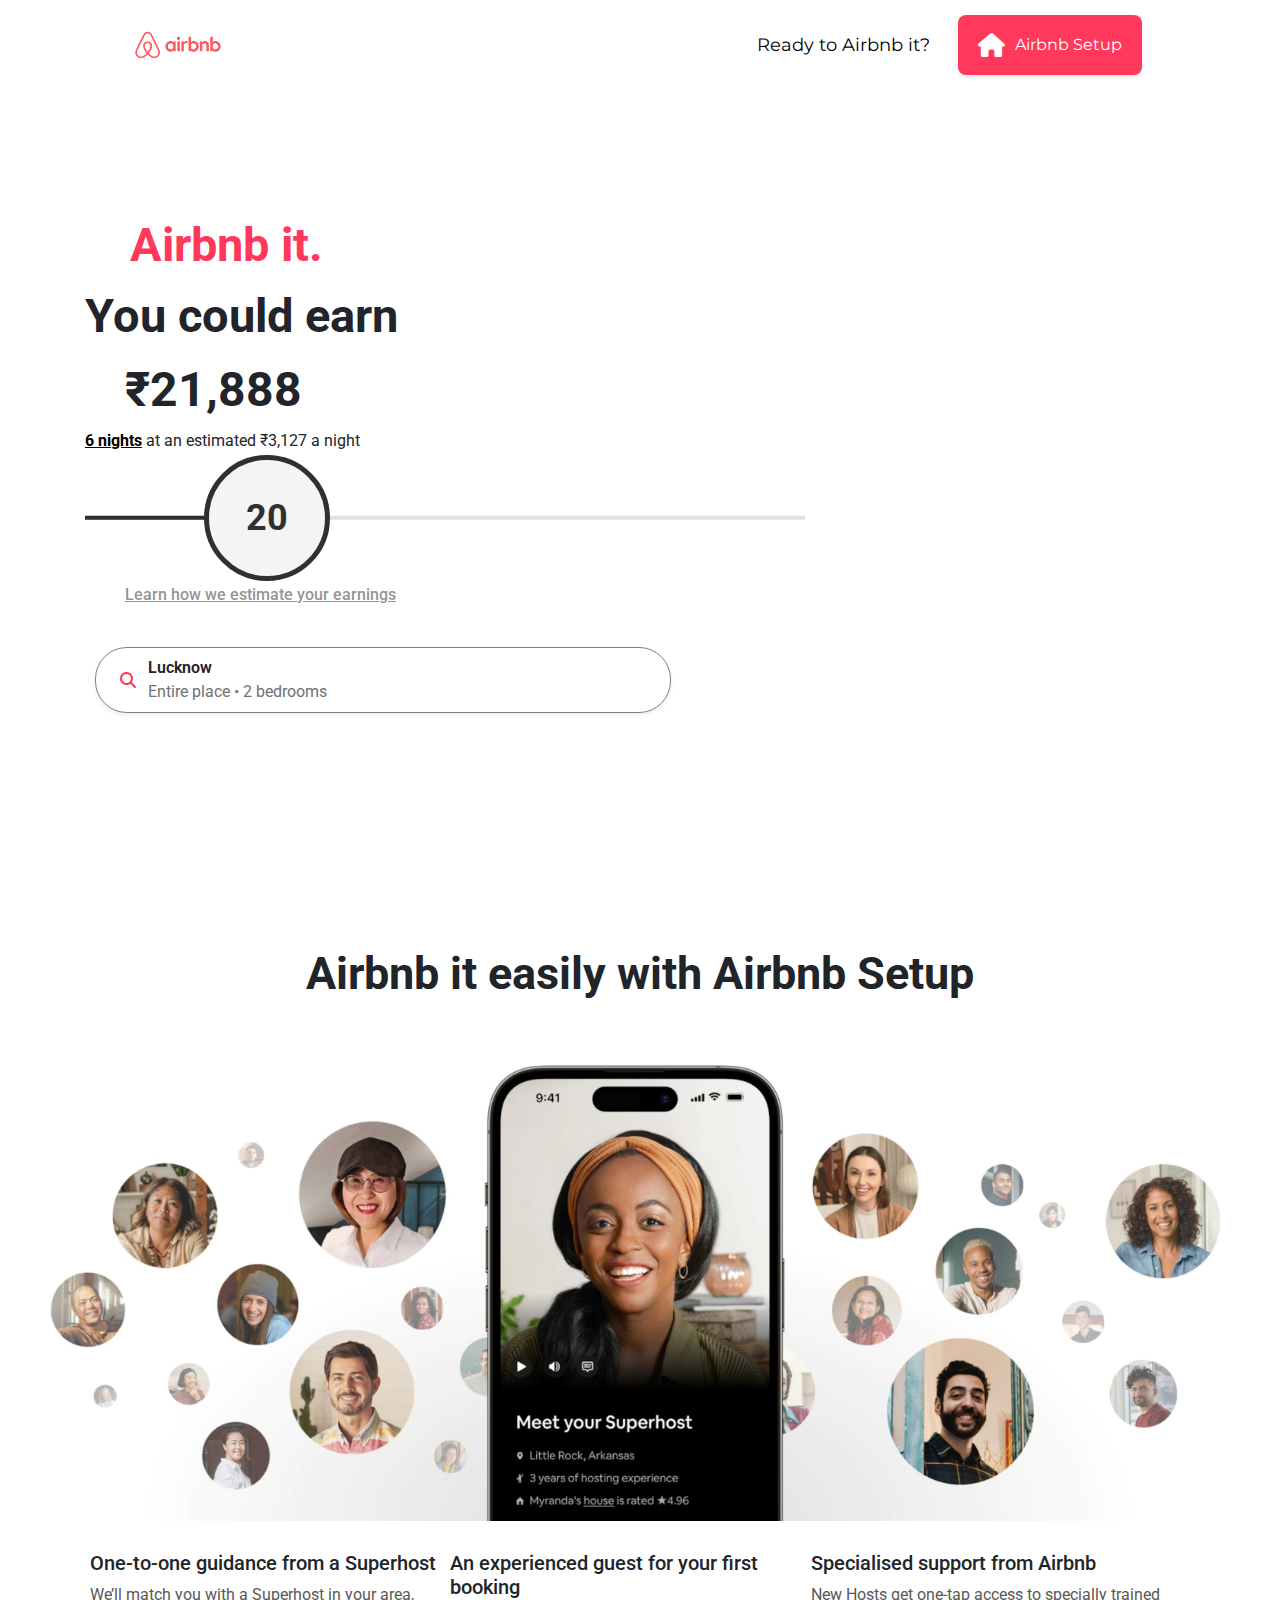
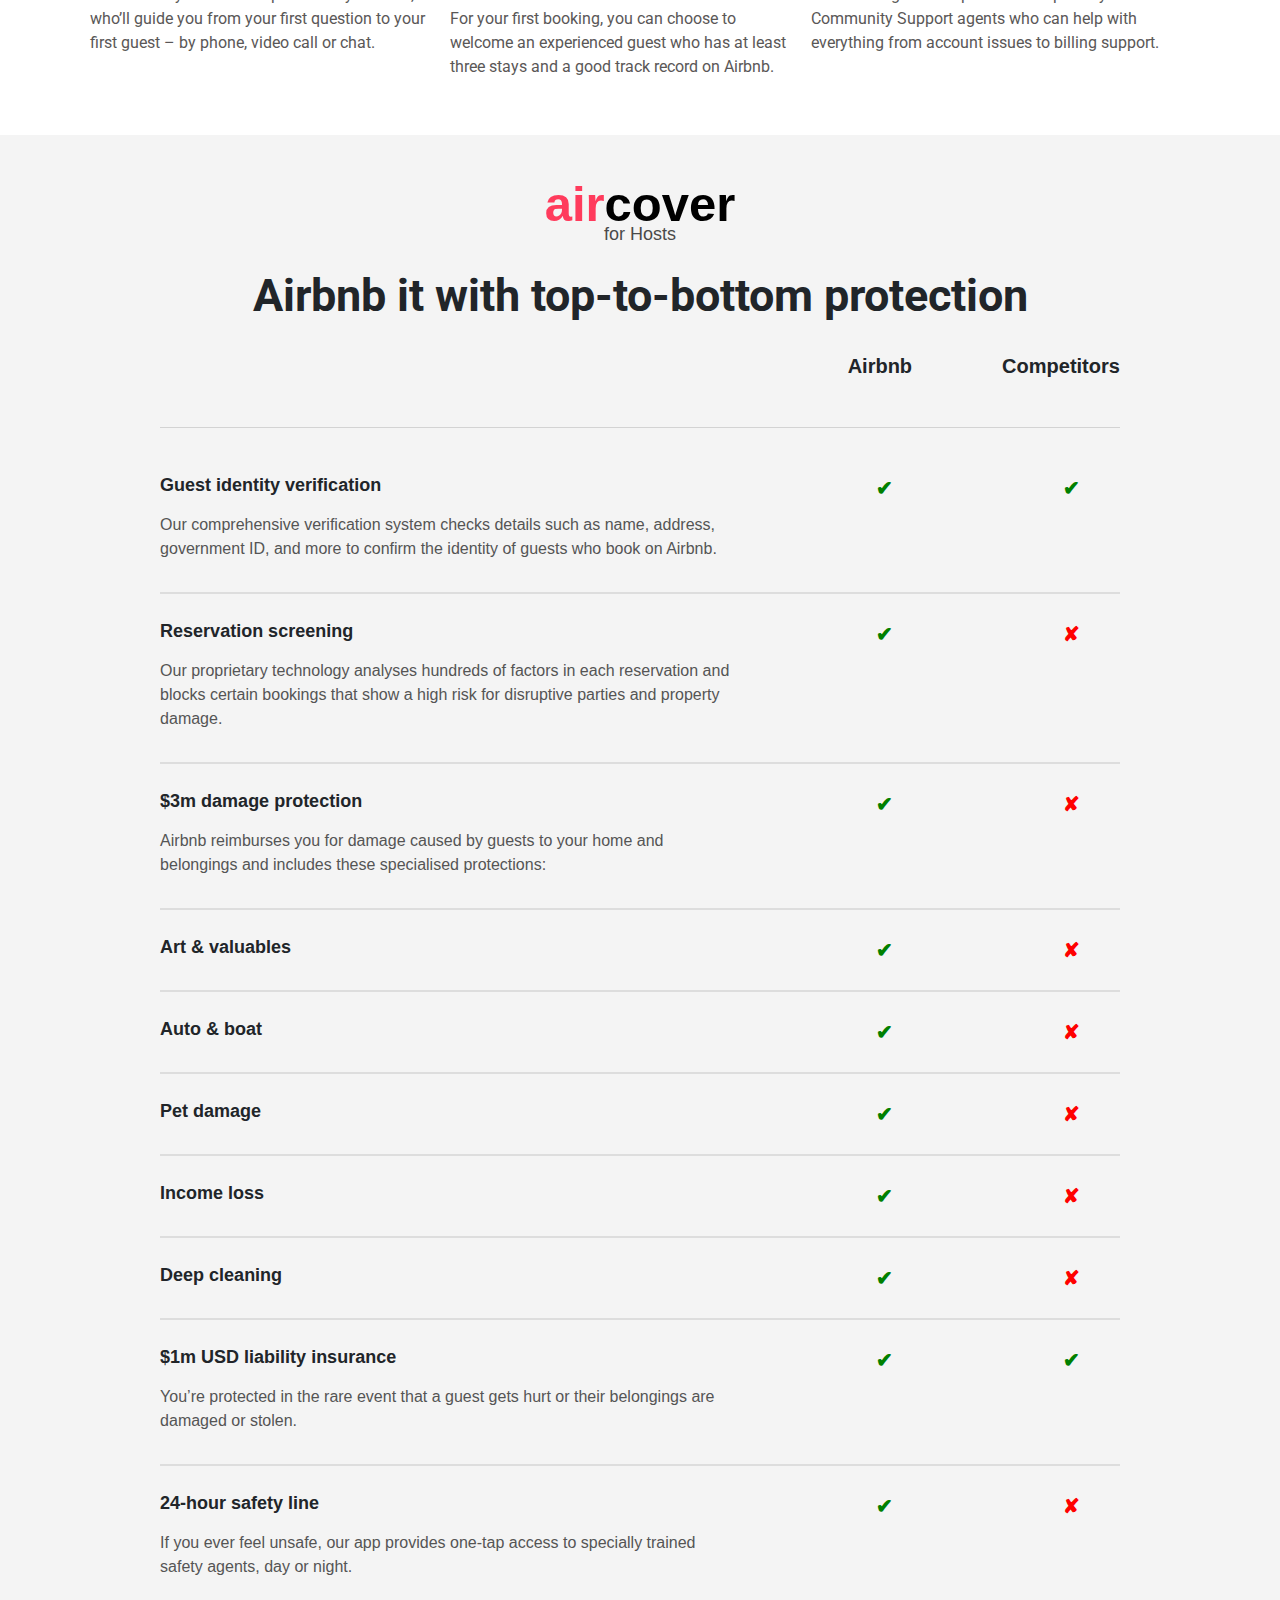
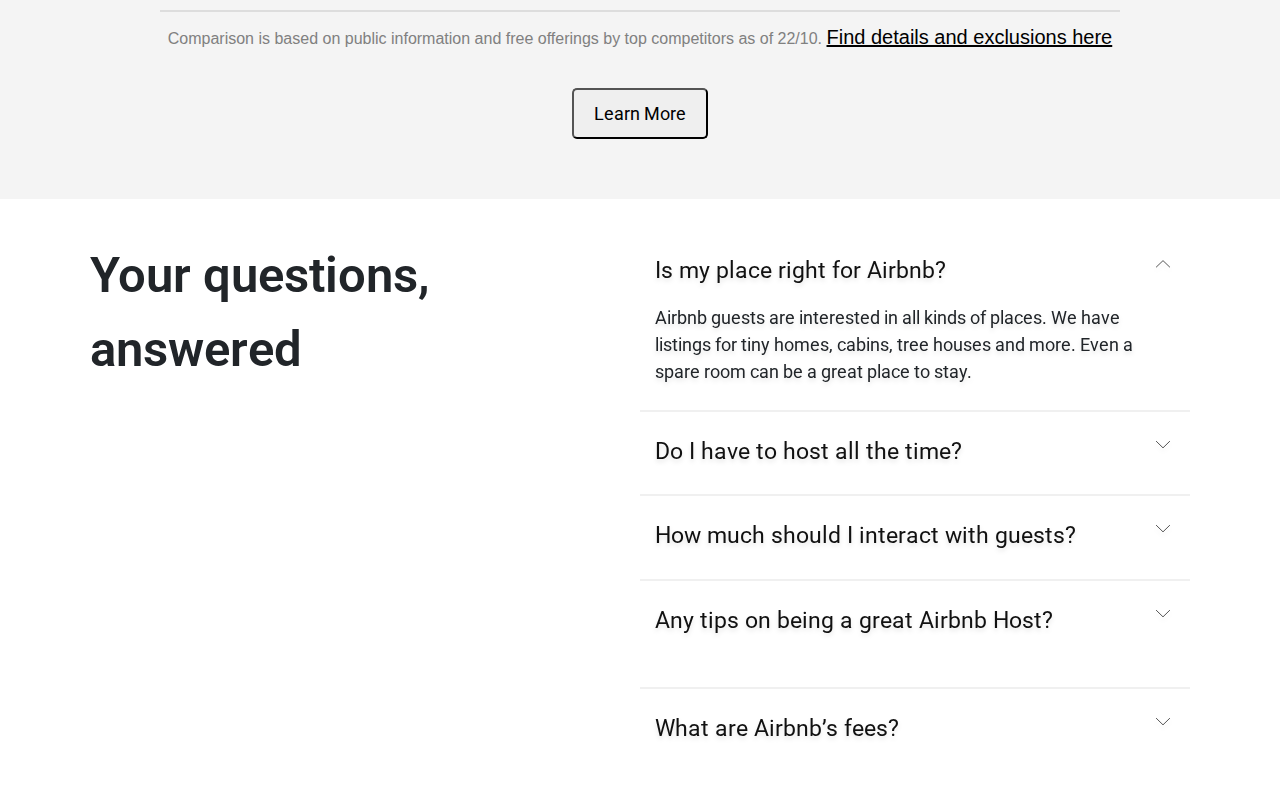
<file: Host.html>
<!DOCTYPE html>
<html lang="en">

<head>
    <meta charset="UTF-8" />
    <meta name="viewport" content="width=device-width, initial-scale=1.0" />
    <meta http-equiv="X-UA-Compatible" content="ie=edge" />
    <link href="https://fonts.googleapis.com/css2?family=Montserrat:wght@500&display=swap" rel="stylesheet" />
    <link rel="stylesheet" href="https://cdnjs.cloudflare.com/ajax/libs/font-awesome/6.7.2/css/all.min.css"
        integrity="sha512-Evv84Mr4kqVGRNSgIGL/F/aIDqQb7xQ2vcrdIwxfjThSH8CSR7PBEakCr51Ck+w+/U6swU2Im1vVX0SVk9ABhg=="
        crossorigin="anonymous" referrerpolicy="no-referrer" />
    <link href="https://cdn.jsdelivr.net/npm/bootstrap@5.3.0/dist/css/bootstrap.min.css" rel="stylesheet" />
    <script src="https://cdn.jsdelivr.net/npm/bootstrap@5.3.0/dist/js/bootstrap.bundle.min.js"></script>
    <!-- Bootstrap CSS -->
    <link rel="stylesheet" href="https://cdn.jsdelivr.net/npm/bootstrap@4.3.1/dist/css/bootstrap.min.css"
        integrity="sha384-ggOyR0iXCbMQv3Xipma34MD+dH/1fQ784/j6cY/iJTQUOhcWr7x9JvoRxT2MZw1T" crossorigin="anonymous" />

    <link rel="stylesheet" href="https://fonts.googleapis.com/css2?family=Material+Symbols+Outlined" />
    <title>Document</title>
    <link rel="stylesheet" href="Host.css" />
</head>

<body>
    <header>
        <div class="logo">
            <img src="images/airbnb-logo.png" width="100px" height="auto" />
        </div>
        <p class="ready-to-airbnb">Ready to Airbnb it?</p>
        <div class="right-side-nav">
            <i class="fa-solid fa-house"></i>
            <p class="signup-btn">Airbnb Setup</p>
        </div>
    </header>

    <!-- left and right section -->
    <div class="container">
        <div class="left-side">
            <span class="name-airbnb">Airbnb it.</span>
            <br />
            <span class="earn-line">You could earn</span>
            <!-- rupee section -->
            <h4 class="rupee-name">₹21,888</h4>
            <span class="night-number">6 nights</span><span> </span><span class="second-span-night">at an estimated
                ₹3,127 a night</span>
            <div class="container-range">
                <div class="range-slider">
                    <div id="slider_thumb" class="range-slider_thumb"></div>
                    <div class="range-slider_line">
                        <div id="slider_line" class="range-slider_line-fill"></div>
                    </div>
                    <input id="slider_input" class="range-slider_input" type="range" value="20" min="0" max="100" />
                </div>
            </div>
            <p class="esitimate-earning-text">
                Learn how we estimate your earnings
            </p>
            <div class="search-button">
                <div class="search-icon">
                    <i class="fa-solid fa-magnifying-glass"></i>
                </div>
                <div class="search-content">
                    <div class="location">Lucknow</div>
                    <div class="details">Entire place • 2 bedrooms</div>
                </div>
            </div>
        </div>
        <!-- right side map -->
        <!-- map -->
        <div id="map-view">
            <iframe
                src="https://www.google.com/maps/embed?pb=!1m18!1m12!1m3!1d126743.70230774623!2d72.7410992!3d19.0825226!2m3!1f0!2f0!3f0!3m2!1i1024!2i768!4f13.1!3m3!1m2!1s0x3be7b63d26b5b9eb%3A0xc9d2a2c0f79c982d!2sMumbai%2C%20Maharashtra!5e0!3m2!1sen!2sin!4v1611234567890!5m2!1sen!2sin"
                width="100%" height="450" style="border: 0" allowfullscreen="" loading="lazy">
            </iframe>
        </div>
    </div>

    <!-- third sections -->
    <div class="third-section-container">
        <div class="third-first-heading">
            <h3>Airbnb it easily with Airbnb Setup</h3>
        </div>
        <!-- images -->
        <div class="third-section-image">
            <div class="third-section-image">
                <img src="images/third-section-image.png" alt="Host 1" />
            </div>
        </div>
    </div>

    <!-- fourthe section content -->
    <div class="fourth-section">
        <div class="guidence-section">
            <h5>One-to-one guidance from a Superhost</h5>
            <p>
                We’ll match you with a Superhost in your area, who’ll guide you from
                your first question to your first guest – by phone, video call or
                chat.
            </p>
        </div>
        <div class="guest-section">
            <h5>An experienced guest for your first booking</h5>
            <p>
                For your first booking, you can choose to welcome an experienced guest
                who has at least three stays and a good track record on Airbnb.
            </p>
        </div>
        <div class="support-section">
            <h5>Specialised support from Airbnb</h5>
            <p>
                New Hosts get one-tap access to specially trained Community Support
                agents who can help with everything from account issues to billing
                support.
            </p>
        </div>
    </div>

    <!-- fifth section  -->
    <div class="fifth-section">
        <div class="aircover-section">
            <h1 class="heading-aircover">
                <span class="air-name">air<span style="color: black;">cover</span>
                    <p class="for-hosts">for Hosts</p>
            </h1>
        </div>
        <div class="airbnb-protection">
            <h2>Airbnb it with top‑to‑bottom protection</h2>
        </div>
        <div class="all-information">
            <div class="comparison-table">
                <div class="header">
                    <p class="highlight">Airbnb</p>
                    <p>Competitors</p>
                </div>
                <hr style="width: 80%; margin: 20px 0px;color: black; background: gray;" />

                <div class="feature">
                    <div class="text-check">
                        <p class="feature-title">Guest identity verification</p>
                        <div class="checkmark-row">
                            <span class="checkmark">✔</span>
                            <span class="checkmark">✔</span>
                        </div>
                    </div>
                    <p class="description">
                        Our comprehensive verification system checks details such as name, address, government ID,
                        and more to
                        confirm the identity of guests who book on Airbnb.
                    </p>

                </div>
                <div class="feature">
                    <div class="text-check">
                        <p class="feature-title">Reservation screening
                        </p>
                        <div class="checkmark-row">
                            <span class="checkmark">✔</span>
                            <span class="crossmark">✘</span>
                        </div>
                    </div>
                    <p class="description">
                        Our proprietary technology analyses hundreds of factors in each reservation and blocks certain
                        bookings that show a high risk for disruptive parties and property damage.
                    </p>

                </div>

                <div class="feature">
                    <div class="text-check">
                        <p class="feature-title">$3m damage protection</p>
                        <div class="checkmark-row">
                            <span class="checkmark">✔</span>
                            <span class="crossmark">✘</span>
                        </div>
                    </div>
                    <p class="description">
                        Airbnb reimburses you for damage caused by guests to your home and belongings and includes these
                        specialised protections:
                    </p>

                </div>
                <div class="feature">
                    <div class="text-check">
                        <p class="feature-title">Art & valuables</p>
                        <div class="checkmark-row">
                            <span class="checkmark">✔</span>
                            <span class="crossmark">✘</span>
                        </div>
                    </div>

                </div>
                <div class="feature">
                    <div class="text-check">
                        <p class="feature-title">Auto & boat
                        </p>
                        <div class="checkmark-row">
                            <span class="checkmark">✔</span>
                            <span class="crossmark">✘</span>
                        </div>
                    </div>

                </div>
                <div class="feature">
                    <div class="text-check">
                        <p class="feature-title">Pet damage
                        </p>
                        <div class="checkmark-row">
                            <span class="checkmark">✔</span>
                            <span class="crossmark">✘</span>
                        </div>
                    </div>

                </div>
                <div class="feature">
                    <div class="text-check">
                        <p class="feature-title">Income loss

                        </p>
                        <div class="checkmark-row">
                            <span class="checkmark">✔</span>
                            <span class="crossmark">✘</span>
                        </div>
                    </div>

                </div>
                <div class="feature">
                    <div class="text-check">
                        <p class="feature-title">Deep cleaning

                        </p>
                        <div class="checkmark-row">
                            <span class="checkmark">✔</span>
                            <span class="crossmark">✘</span>
                        </div>
                    </div>

                </div>
                <div class="feature">
                    <div class="text-check">
                        <p class="feature-title">$1m USD liability insurance

                        </p>
                        <div class="checkmark-row">
                            <span class="checkmark">✔</span>
                            <span class="checkmark">✔</span>
                        </div>
                    </div>
                    <p class="description">
                        You’re protected in the rare event that a guest gets hurt or their belongings are damaged or
                        stolen.
                    </p>


                </div>
                <div class="feature">
                    <div class="text-check">
                        <p class="feature-title">24-hour safety line

                        </p>
                        <div class="checkmark-row">
                            <span class="checkmark">✔</span>
                            <span class="crossmark">✘</span>
                        </div>
                    </div>
                    <p class="description">
                        If you ever feel unsafe, our app provides one-tap access to specially trained safety agents, day
                        or night.
                    </p>


                </div>
                <div class="competitors-last-line">
                    <p style="color: gray;">Comparison is based on public information and free offerings by top
                        competitors as of 22/10. <Span
                            style="text-decoration: underline; font: 400;font-size: 20px;color: black;">Find details and
                            exclusions here</Span></p>
                </div>
            </div>

            <div class="learn-more">
                <button>Learn More</button>
            </div>
        </div>



    </div>


    <!-- sixth section -->
    <div class="sixth-section">
        <div class="sixth-section-left">
            <p>Your questions,<br>
                answered</p>
        </div>
        <!-- sixth right -->
        <div class="sixth-right">
            <div class="app-accordion" id="accordian1id" app-accordian>
                <div class="app-collapse" app-collapse>
                  <button class="collapse-header-button" aria-expanded="true" class="collapse-trigger" aria-controls="sect1" id="collapse1id" indipendente="false" app-collapse-header-btn>
                    <span class="collapse-title">
                        Is my place right for Airbnb?
                      <svg xmlns="http://www.w3.org/2000/svg" fill="none" viewBox="0 0 156 82" class="collapse-icon">
                        <path class="icon-path-line" />
                      </svg>
                    </span>
                  </button>
                  <div id="sect1" role="region" aria-labelledby="collapse1id" class="collapse-panel app-collapse-expanded">
                    <div class="collapse-panel-inner-wrapper content-text">
                        Airbnb guests are interested in all kinds of places. We have listings for tiny homes, cabins, tree houses and more. Even a spare room can be a great place to stay.
                    </div>
                  </div>
                </div>
                <hr class="dropdown-divider" style="border: 1px solid rgba(128, 128, 128, 0.116);" />
                <div class="app-collapse" app-collapse>
                  <button class="collapse-header-button" aria-expanded="false" class="collapse-trigger" aria-controls="sect2" id="collapse2id" indipendente="false" app-collapse-header-btn>
                    <span class="collapse-title">
                        Do I have to host all the time?

                      <svg xmlns="http://www.w3.org/2000/svg" fill="none" viewBox="0 0 156 82" class="collapse-icon">
                        <path class="icon-path-line" />
                      </svg>
                    </span>
                  </button>
                  <div id="sect2" role="region" aria-labelledby="collapse2id" class="collapse-panel">
                    <div class="collapse-panel-inner-wrapper content-text">
                        Not at all – you control your calendar. You can host once a year, a few nights a month or more often.
                    </div>
                  </div>
                </div>
                <hr class="dropdown-divider" style="border: 1px solid rgba(128, 128, 128, 0.116);"/>
                <div class="app-collapse" app-collapse>
                  <button class="collapse-header-button" aria-expanded="false" class="collapse-trigger" aria-controls="sect3" id="collapse3id" indipendente="true" app-collapse-header-btn>
                    <span class="collapse-title">
                        How much should I interact with guests? <br>
                      <svg xmlns="http://www.w3.org/2000/svg" fill="none" viewBox="0 0 156 82" class="collapse-icon">
                        <path class="icon-path-line" />
                      </svg>
                    </span>
                  </button>
                  <div id="sect3" role="region" aria-labelledby="collapse3id" class="collapse-panel">
                    <div class="collapse-panel-inner-wrapper content-text">
                        It’s up to you. Some Hosts prefer to message guests only at key moments – like sending a short note when they check in – while others also enjoy meeting their guests in person. You’ll find a style that works for you and your guests.
                    </div>
                  </div>
                </div>
                <hr class="dropdown-divider" style="border: 1px solid rgba(128, 128, 128, 0.116);" />
                <div class="app-collapse" app-collapse>
                  <button class="collapse-header-button" aria-expanded="false" class="collapse-trigger" aria-controls="sect4" id="collapse4id" indipendente="false" app-collapse-header-btn>
                    <span class="collapse-title">
                        Any tips on being a great Airbnb Host?
                      <svg xmlns="http://www.w3.org/2000/svg" fill="none" viewBox="0 0 156 82" class="collapse-icon">
                        <path class="icon-path-line" />
                      </svg>
                    </span>
                  </button>
                  <div id="sect4" role="region" aria-labelledby="collapse4id" class="collapse-panel">
                    <div class="collapse-panel-inner-wrapper content-text">
                        Getting the basics down goes a long way. Keep your place clean, respond to guests promptly and provide necessary amenities like fresh towels. Some Hosts like adding a personal touch such as putting out fresh flowers or sharing a list of local places to explore – but it’s not required
                    </div>
                    <p style="text-decoration: underline; color:black;margin:auto 20px;font-weight: 600;">Read on for more hosting tips</p>
                  </div>
                </div>
                <hr class="dropdown-divider" style="border: 1px solid rgba(128, 128, 128, 0.116); "/>
                <div class="app-collapse" app-collapse>
                  <button class="collapse-header-button" aria-expanded="false" class="collapse-trigger" aria-controls="sect5" id="collapse5id" indipendente="false" app-collapse-header-btn>
                    <span class="collapse-title">
                        What are Airbnb’s fees?

                      <svg xmlns="http://www.w3.org/2000/svg" fill="none" viewBox="0 0 156 82" class="collapse-icon">
                        <path class="icon-path-line" />
                      </svg>
                    </span>
                  </button>
                  <div id="sect5" role="region" aria-labelledby="collapse5id" class="collapse-panel">
                    <div class="collapse-panel-inner-wrapper content-text">
                        Airbnb typically collects a flat service fee of 3% of the reservation subtotal when you get paid. We also collect a fee from guests when they book. In many areas Airbnb also collects and pays sales and tourism taxes automatically on your behalf.
                    </div>
                    <p style="text-decoration: underline; color:black;margin:auto 20px;font-weight: 600;">Learn more about fees</p>
                  </div>
                </div>
              </div>
        </div>
    </div>




    <script src="Host.js"></script>
</body>

</html>
</file>
<file: Host.css>
@import url("https://fonts.googleapis.com/css2?family=Creepster&family=Roboto:wght@700&display=swap");

/* Global */
* {
    box-sizing: border-box;
    margin: 0;
    padding: 0;

}

/* Header */

header {
    display: flex;
    justify-content: flex-end;
    align-items: center;
    padding: 0px 10%;
    font-family: 'Montserrat', sans-serif;
}

header .logo {
    margin-right: auto;
    cursor: pointer;
}

header .ready-to-airbnb {
    color: black;
    font: 500;
    font-size: 1.1em;
    margin: 12px 18px;
}

.right-side-nav {
    display: flex;
    align-items: center;
    justify-content: center;
    padding: 6px 20px;
    margin: 15px 10px;
    background: #FF385C;
    border-radius: 8px;
    box-shadow: 0 2px 4px rgba(0, 0, 0, 0.1);
    cursor: pointer;
    transition: all 0.3s ease;
}

.right-side-nav i {
    font-size: 1.5em;
    color: #fff;
    ;
    margin-right: 10px;
}

.signup-btn {
    margin: 12px 0px;
    color: #fff;
    font-size: 16px;
}

.container {
    display: flex;
    justify-content: space-between;
    margin: 120px auto;
}

.name-airbnb {
    margin: 10px 45px;
    text-align: center;
    font-size: 47px;
    font-weight: bold;
    color: #ff385c;
}

.left-side .earn-line {
    font-size: 47px;
    font-weight: bold;
}

.rupee-name {
    font-size: 48px;
    /* Adjust size as needed */
    font-weight: bold;
    margin: 10px 40px;
    /* text-align: center; */
}

.left-side .night-number {
    font-size: 16px;
    color: black;
    font-weight: 700;
    text-decoration: underline;
}

.left-side .esitimate-earning-text {
    font-weight: 500;
    color: rgba(128, 128, 128, 0.848);
    text-decoration: underline;
    /* text-align: center; */
    margin: 10px 40px;
}

.container-range {
    margin: 20px 0;
    ;
    /* height: 100vh;
	display: flex;
	align-items: center;
	justify-content: center; */
}

.range-slider {
    position: relative;
    width: 80vmin;
    height: 10vmin;
}

.range-slider_input {
    width: 100%;
    position: absolute;
    top: 50%;
    z-index: 3;
    transform: translateY(-50%);
    -webkit-appearance: none;
    appearance: none;
    width: 100%;
    height: 4px;
    opacity: 0;
    margin: 0;
}

.range-slider_input::-webkit-slider-thumb {
    -webkit-appearance: none;
    appearance: none;
    width: 100px;
    height: 100px;
    cursor: pointer;
    border-radius: 50%;
    opacity: 0;
}

.range-slider_input::-moz-range-thumb {
    width: 14vmin;
    height: 14vmin;
    cursor: pointer;
    border-radius: 50%;
    opacity: 0;
}

.range-slider_thumb {
    width: 14vmin;
    height: 14vmin;
    border: 0.6vmin solid #303030;
    border-radius: 50%;
    position: absolute;
    left: 0;
    top: 50%;
    transform: translateY(-50%);
    background-color: #f4f4f4;
    display: flex;
    justify-content: center;
    align-items: center;
    font-weight: 700;
    font-size: 4vmin;
    color: #303030;
    z-index: 2;
}

.range-slider_line {
    height: 0.5vmin;
    width: 100%;
    background-color: #e1e1e1;
    top: 50%;
    transform: translateY(-50%);
    left: 0;
    position: absolute;
    z-index: 1;
}

.range-slider_line-fill {
    position: absolute;
    height: 0.5vmin;
    width: 0;
    background-color: #303030;
}


.search-button {
    display: flex;
    align-items: center;
    gap: 12px;
    background: white;
    border-radius: 32px;
    padding: 8px 24px;
    margin: 40px 10px;
    width: 80%;
    cursor: pointer;
    box-shadow: 0 2px 4px rgba(0, 0, 0, 0.08);
    border: 1px solid gray;
    transition: box-shadow 0.2s ease;
}

.search-button:hover {
    box-shadow: 0 4px 8px rgba(0, 0, 0, 0.1);
}

.search-icon {
    display: flex;
    align-items: center;
    color: #ff385c;
}

.search-content {
    display: flex;
    flex-direction: column;
}

.location {
    font-size: 16px;
    font-weight: 600;
    color: #222222;
}

.details {
    font-size: 16px;
    color: #717171;
}

/* Right side map view */
#map-view {
    width: 100%;
    max-width: 800px;
    margin: 0 20px;
    border-radius: 20px;
    overflow: hidden;
    /* box-shadow: 0 4px 8px rgba(0, 0, 0, 0.2); */
}

#map-view iframe {
    width: 100%;
    height: 590px;
    border: 0;
}


/* Third section container */
.third-section-container {
    display: flex;
    flex-direction: column;
    justify-content: center;
    align-items: center;
    text-align: center;
    padding: 20px;
    width: 100%;
}

.third-first-heading h3 {
    font-size: 45px;
    font-weight: bold;
    margin-bottom: 20px;
}

.third-section-image {
    display: flex;
    justify-content: center;
    align-items: center;
    width: 100%;
}

.third-section-image img {
    width: 100%;
    max-width: 2900px;
    height: 500px;
    object-fit: cover;
    border-radius: 15px;
}

.fourth-section {
    display: flex;
    flex-direction: row;
    margin: 10px 90px;
    gap: 10px;
}

.guidence-section {
    width: fit-content;
}

.fourth-section p {
    color: rgb(90, 87, 87);

}

.guest-section {
    width: fit-content;
}

.support-section {
    width: fit-content;
}

/* fifth section */

.fifth-section {
    background-color: #f4f4f4;
    padding: 40px;
    display: flex;
    flex-direction: column;
    justify-content: center;
    align-items: center;
    /* width: 100%; */
    margin: 40px auto;

}

/* .fifth-section .aircover-section{
    display: flex;
    flex-direction: column;
    justify-content: center;
    align-items: center;
    gap: 20px;
    width: 100%;
} */
.aircover-section {
    text-align: center;
    font-family: Arial, sans-serif;
    width: 18%;
}

.heading-aircover {
    font-size: 49px;
    font-weight: bold;
    display: flex;
    flex-direction: column;
    align-items: center;
    justify-content: center;
    gap: 5px;
}

.air-name {
    color: #ff3b5c;
    font-weight: bold;
}

.for-hosts {
    font-size: 18px;
    font-weight: normal;
    display: block;
    color: #4a4a4a;
    margin-top: -10px;
}

.airbnb-protection {
    display: flex;
    gap: 10px;
    align-items: center;
}

.airbnb-protection h2 {
    font-size: 45px;
    font-weight: bold;
}

.comparison-table {
    width: 100%;
    font-family: Arial, sans-serif;
    display: flex;
    flex-direction: column;
    align-items: center;
}

.header {
    display: flex;
    justify-content: flex-end;
    gap: 90px;
    width: 80%;
    font-size: 20px;
    font-weight: bold;
    margin-top: 10px;
    padding: 10px 0;
}

.feature {
    width: 80%;
    border-bottom: 2px solid #ddd;
    padding: 15px 0;
}

.feature-title {
    font-size: 18px;
    font-weight: bold;
    margin-bottom: 5px;
}

.description {
    font-size: 16px;
    color: #555;
    max-width: 60%;
    text-align: left;
}
.text-check{
    display: flex;
    justify-content: space-between;
    align-items: center;

    
}
.checkmark-row {
    display: flex;
    gap: 90px;
}

.checkmark,
.crossmark {
    margin: 10px 40px;
    font-size: 20px;
    font-weight: bold;
}

.checkmark {
    color: green;
}

.crossmark {
    color: red;
}
.competitors-last-line{
    margin-top: 10px;
    font-size: 16px;
    text-align: center;
}
.learn-more{
    display: flex;
    justify-content: center;
    align-items: center;
    margin: 20px 20px;

}
.learn-more button{
    padding: 10px 20px;
    border-radius: 5px;
    font-size: 18px;
    cursor: pointer;
}

/* sixth section */
.sixth-section{
    display: flex;
    justify-content: space-between;
    margin: 12px 90px;
}
.sixth-section .sixth-section-left{
    width: 50%;
}
.sixth-section-left p{
    font-size: 49px;
    font-weight: 600;
}
.sixth-right{
    width: 50%;
}

.app-collapse{
    --padding: 15px;
    --radius: 10px;
    /* --border-color: #cdcdcd; */
    --transition-time: 250ms;
    /* --title-foni-size: 18px; */
    --title-color: #111;
    --shadow-color: rgba(0,0,0,0.1);
    /* --bckground-color: #e9e9e9; */
    --collapse-timing-function: cubic-bezier(0.83, 0.02, 0.81, 0.42);
    border-radius: var(--radius);
    filter: drop-shadow(0px 3px 2px var(--shadow-color));
  }
  .collapse-panel{
    display: grid;
    grid-template-rows: 0fr;
    overflow: hidden;
    transition: all var(--transition-time) var(--collapse-timing-function);
    background-color: #eee;
    border: 1px solid var(--border-color);
    border-top: none;
    opacity: 0;
    margin-bottom: 10px;
    border-radius:  0 0 var(--radius) var(--radius);
    background-color: var(--bckground-color);
    
  }
  .collapse-header-button{
    display: block;
    width: 100%;
    text-align: left;
    padding-inline: var(--padding);
    padding-block: var(--padding);
    border: 1px solid var(--border-color);
    border-bottom-width: 0px;
    border-radius: var(--radius) var(--radius) 0 0;
    transition: var(--transition-time);
    cursor: pointer;
    background-color: var(--bckground-color);
    
  }
  .collapse-header-button[aria-expanded="false"]{
    border-radius:  var(--radius) var(--radius) var(--radius) var(--radius);
    border-bottom-width: 1px;
  }
  .collapse-title{
    font-size: 23px;
    /* font-weight: 500; */
    color: var(--title-color);
    /* font-size : var(--title-foni-size); */
  }
  .collapse-icon{
    position: absolute;
    width: 14px;
    right: 20px;
    top: 21px;
    transform-origin: center;
    transition: var(--transition-time);
  }
  .collapse-header-button[aria-expanded="false"] .icon-path-line{
    d: path('M4 4L78 76.5L152 4');
  }
  .icon-path-line {
    d: path('M4 78 78 7l74 71');
    stroke: var(--title-color);
    stroke-linecap: round;
    stroke-width: 8px;
    transition: var(--transition-time);
  }
  .collapse-panel-inner-wrapper {
    padding-inline: var(--padding);
    overflow: hidden;
    font-size: 18px;
  }
  .collapse-panel.app-collapse-expanded{
    grid-template-rows: 1fr;
    opacity: 1;
    padding-bottom: var(--padding);
    
  }
</file>
